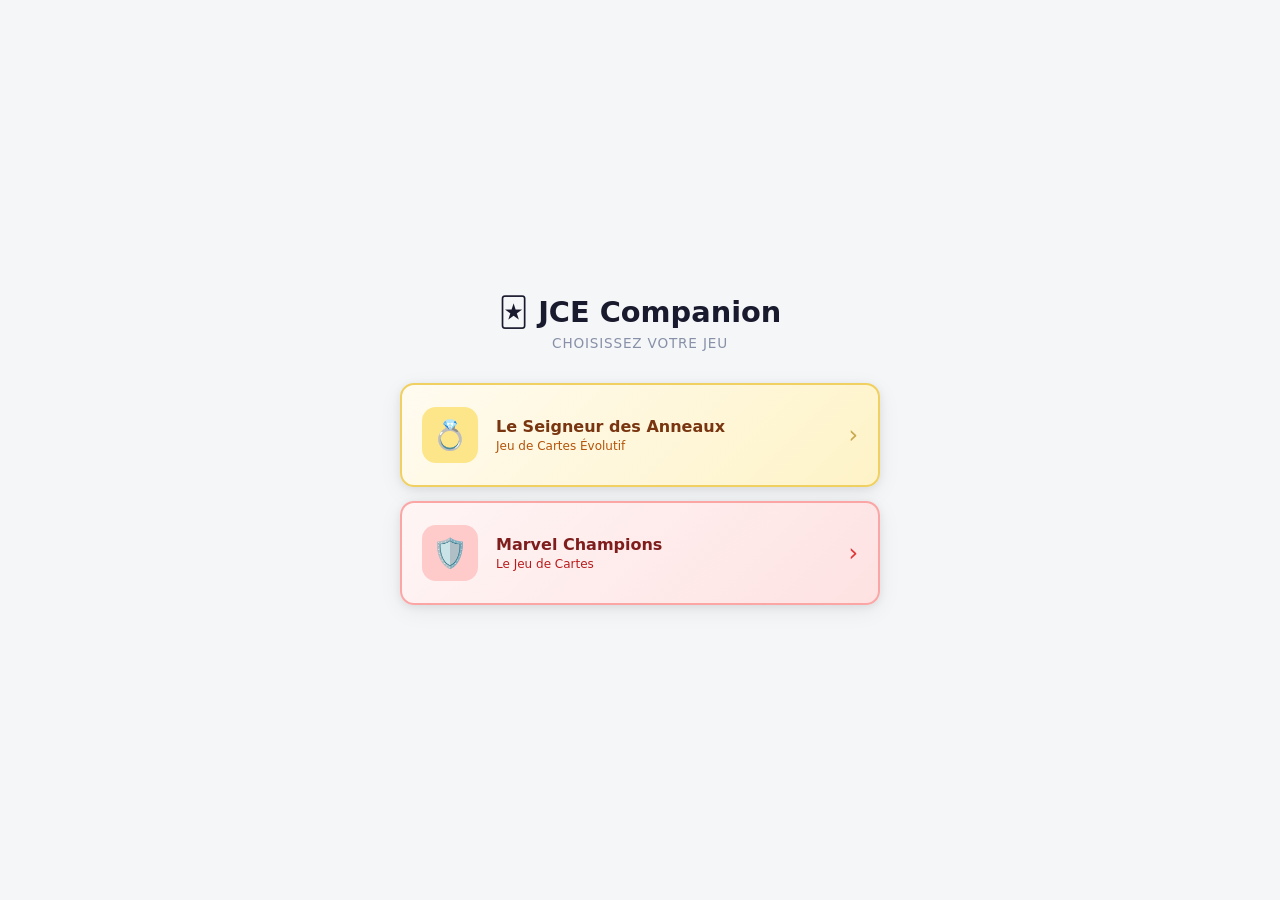
<file: index.html>
<!DOCTYPE html>
<html lang="fr">
<head>
  <meta charset="UTF-8" />
  <meta name="viewport" content="width=device-width, initial-scale=1.0, maximum-scale=1.0" />
  <title>JCE Companion</title>
  <link rel="stylesheet" href="home.css" />
</head>
<body>
  <main class="home">
    <div class="home-header">
      <h1>🃏 JCE Companion</h1>
      <p>Choisissez votre jeu</p>
    </div>

    <div class="game-grid">

      <a href="lotr.html" class="game-card lotr">
        <div class="game-icon">💍</div>
        <div class="game-info">
          <span class="game-title">Le Seigneur des Anneaux</span>
          <span class="game-sub">Jeu de Cartes Évolutif</span>
        </div>
        <span class="game-arrow">›</span>
      </a>

      <a href="marvel.html" class="game-card marvel">
        <div class="game-icon">🛡️</div>
        <div class="game-info">
          <span class="game-title">Marvel Champions</span>
          <span class="game-sub">Le Jeu de Cartes</span>
        </div>
        <span class="game-arrow">›</span>
      </a>

    </div>
  </main>
</body>
</html>
</file>
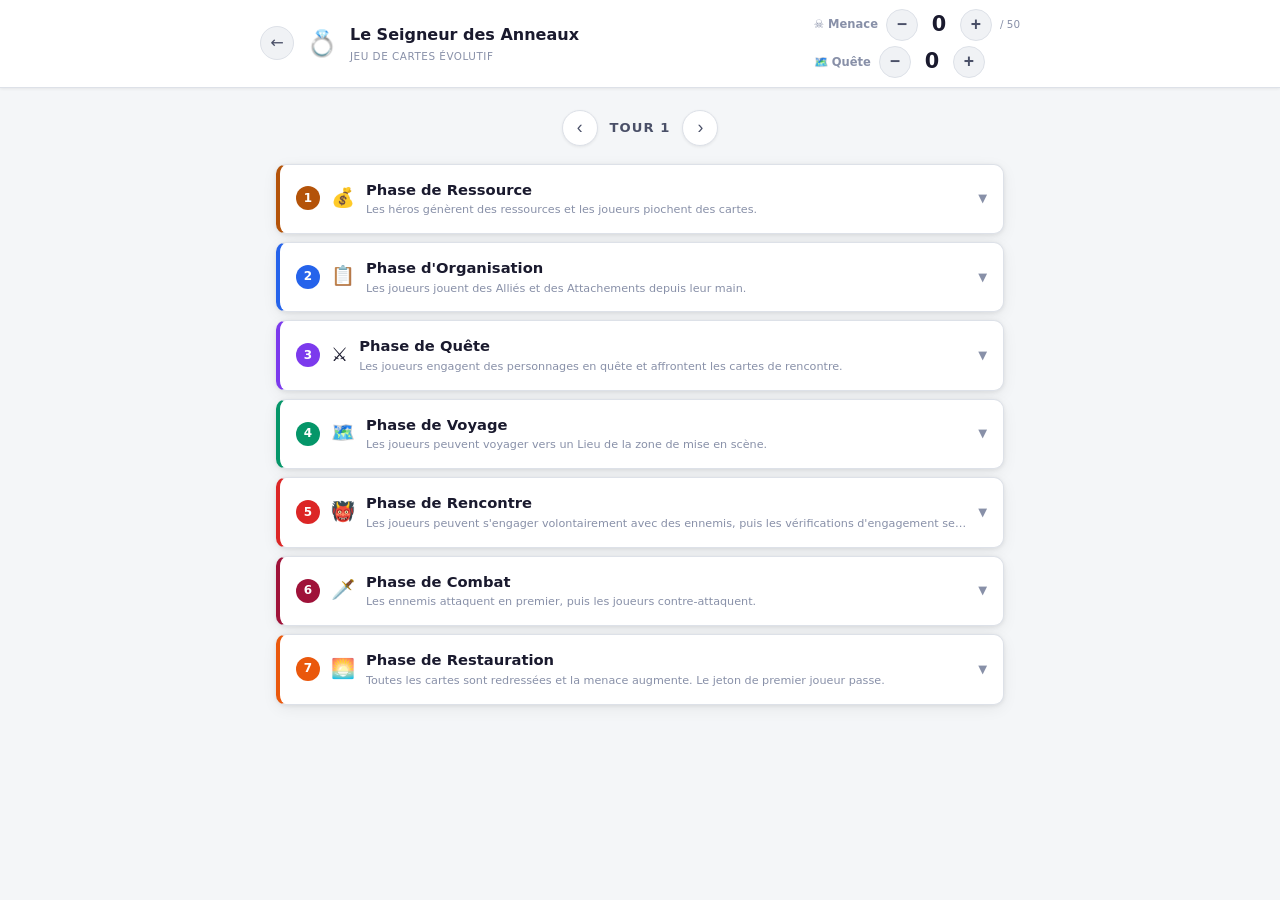
<file: lotr.html>
<!DOCTYPE html>
<html lang="fr">
<head>
  <meta charset="UTF-8" />
  <meta name="viewport" content="width=device-width, initial-scale=1.0, maximum-scale=1.0" />
  <title>SDA JCE — Companion de Jeu</title>
  <link rel="stylesheet" href="style.css" />
</head>
<body>
  <header>
    <div class="header-inner">
      <a href="index.html" class="back-btn" ontouchstart="" title="Accueil">←</a>
      <div class="ring-icon">💍</div>
      <div class="header-title">
        <h1>Le Seigneur des Anneaux</h1>
        <p class="subtitle">Jeu de Cartes Évolutif</p>
      </div>

      <div class="counters-stack">
        <div class="counter-block">
          <span class="counter-label">☠️ Menace</span>
          <div class="counter-controls">
            <button class="counter-btn" ontouchstart="" onclick="changeCounter('threat', -1)">−</button>
            <span class="counter-value" id="val-threat">0</span>
            <button class="counter-btn" ontouchstart="" onclick="changeCounter('threat', 1)">+</button>
          </div>
          <span class="counter-hint">/ 50</span>
        </div>
        <div class="counter-block">
          <span class="counter-label">🗺️ Quête</span>
          <div class="counter-controls">
            <button class="counter-btn" ontouchstart="" onclick="changeCounter('quest', -1)">−</button>
            <span class="counter-value" id="val-quest">0</span>
            <button class="counter-btn" ontouchstart="" onclick="changeCounter('quest', 1)">+</button>
          </div>
        </div>
      </div>
    </div>
  </header>

  <main>
    <div class="round-indicator">
      <button class="round-btn" ontouchstart="" onclick="changeRound(-1)">‹</button>
      <span>Tour <span id="roundNum">1</span></span>
      <button class="round-btn" ontouchstart="" onclick="changeRound(1)">›</button>
    </div>

    <div class="phases-container" id="phasesContainer"></div>
  </main>

  <script src="data.js"></script>
  <script src="app.js"></script>
</body>
</html>
</file>
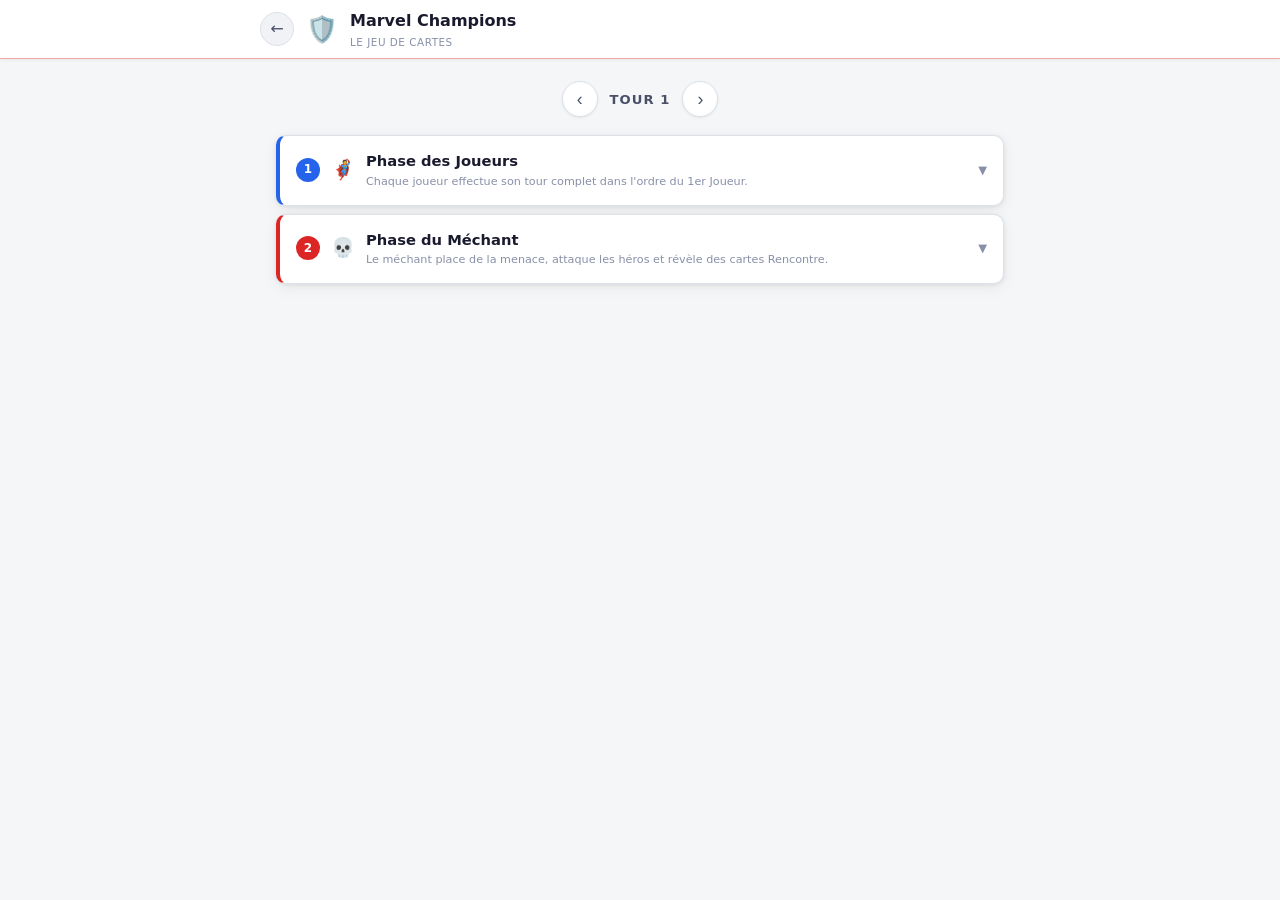
<file: marvel.html>
<!DOCTYPE html>
<html lang="fr">
<head>
  <meta charset="UTF-8" />
  <meta name="viewport" content="width=device-width, initial-scale=1.0, maximum-scale=1.0" />
  <title>Marvel Champions — Companion de Jeu</title>
  <link rel="stylesheet" href="style.css" />
  <style>
    /* Surcharge thème Marvel */
    :root {
      --accent:       #e23636;
      --accent-light: #fff5f5;
      --green:        #2563eb;
      --green-bg:     #eff6ff;
      --green-border: #bfdbfe;
      --green-text:   #1e3a8a;
    }
    .counter-value.warning   { color: #d97706; }
    .counter-value.danger    { color: #e23636; }
    header { border-bottom-color: #fca5a5; }
  </style>
</head>
<body>
  <header>
    <div class="header-inner">
      <a href="index.html" class="back-btn" ontouchstart="" title="Accueil">←</a>
      <div class="ring-icon">🛡️</div>
      <div class="header-title">
        <h1>Marvel Champions</h1>
        <p class="subtitle">Le Jeu de Cartes</p>
      </div>

    </div>
  </header>

  <main>
    <div class="round-indicator">
      <button class="round-btn" ontouchstart="" onclick="changeRound(-1)">‹</button>
      <span>Tour <span id="roundNum">1</span></span>
      <button class="round-btn" ontouchstart="" onclick="changeRound(1)">›</button>
    </div>

    <div class="phases-container" id="phasesContainer"></div>
  </main>

  <script src="marvel-data.js"></script>
  <script src="app.js"></script>
</body>
</html>
</file>
<file: home.css>
/* ============================================================
   HOME.CSS — Page d'accueil JCE Companion
   ============================================================ */

*, *::before, *::after { box-sizing: border-box; margin: 0; padding: 0; }
html, body { height: 100%; }

body {
  background: #f4f6f8;
  font-family: "Segoe UI", system-ui, -apple-system, sans-serif;
  display: flex;
  align-items: center;
  justify-content: center;
  min-height: 100vh;
  padding: 20px;
}

.home {
  width: 100%;
  max-width: 480px;
}

.home-header {
  text-align: center;
  margin-bottom: 32px;
}

.home-header h1 {
  font-size: 1.8rem;
  font-weight: 800;
  color: #1a1a2e;
  margin-bottom: 6px;
}

.home-header p {
  font-size: 0.85rem;
  color: #8890a8;
  letter-spacing: .06em;
  text-transform: uppercase;
}

/* ---- Grille de jeux ---- */
.game-grid {
  display: flex;
  flex-direction: column;
  gap: 14px;
}

.game-card {
  display: flex;
  align-items: center;
  gap: 18px;
  padding: 22px 20px;
  border-radius: 14px;
  text-decoration: none;
  border: 2px solid transparent;
  transition: transform 0.18s ease, box-shadow 0.18s ease, border-color 0.18s ease;
  box-shadow: 0 2px 8px rgba(0,0,0,.08), 0 6px 24px rgba(0,0,0,.06);
  -webkit-tap-highlight-color: transparent;
  touch-action: manipulation;
  user-select: none;
  position: relative;
  overflow: hidden;
}

.game-card:active {
  transform: scale(0.98);
}

/* LOTR */
.game-card.lotr {
  background: linear-gradient(135deg, #fffbf0 0%, #fef3c7 100%);
  border-color: #f0d060;
}
.game-card.lotr:hover, .game-card.lotr:active {
  border-color: #c8a84b;
  box-shadow: 0 4px 16px rgba(200,168,75,.25), 0 8px 32px rgba(0,0,0,.1);
}
.game-card.lotr .game-icon   { background: #fde68a; color: #92400e; }
.game-card.lotr .game-title  { color: #78350f; }
.game-card.lotr .game-sub    { color: #b45309; }
.game-card.lotr .game-arrow  { color: #c8a84b; }

/* Marvel */
.game-card.marvel {
  background: linear-gradient(135deg, #fff5f5 0%, #fee2e2 100%);
  border-color: #fca5a5;
}
.game-card.marvel:hover, .game-card.marvel:active {
  border-color: #e23636;
  box-shadow: 0 4px 16px rgba(226,54,54,.2), 0 8px 32px rgba(0,0,0,.1);
}
.game-card.marvel .game-icon  { background: #fecaca; color: #991b1b; }
.game-card.marvel .game-title { color: #7f1d1d; }
.game-card.marvel .game-sub   { color: #b91c1c; }
.game-card.marvel .game-arrow { color: #e23636; }

/* ---- Éléments internes ---- */
.game-icon {
  width: 56px; height: 56px;
  border-radius: 14px;
  display: flex; align-items: center; justify-content: center;
  font-size: 1.8rem;
  flex-shrink: 0;
}

.game-info {
  display: flex;
  flex-direction: column;
  gap: 3px;
  flex: 1;
  min-width: 0;
}

.game-title {
  font-size: 1rem;
  font-weight: 700;
  line-height: 1.2;
}

.game-sub {
  font-size: 0.75rem;
  font-weight: 500;
}

.game-arrow {
  font-size: 1.5rem;
  font-weight: 300;
  flex-shrink: 0;
}

/* ---- Responsive ---- */
@media (max-width: 400px) {
  .home-header h1 { font-size: 1.5rem; }
  .game-card { padding: 18px 16px; gap: 14px; }
  .game-icon { width: 48px; height: 48px; font-size: 1.5rem; }
  .game-title { font-size: 0.92rem; }
}
</file>
<file: style.css>
/* ============================================================
   STYLE.CSS — SDA JCE Companion  |  Thème clair classique
   ============================================================ */

:root {
  --bg:           #f4f6f8;
  --surface:      #ffffff;
  --surface2:     #f0f2f5;
  --border:       #dde1e8;
  --border-strong:#c4cad4;
  --accent:       #2563eb;
  --accent-light: #eff4ff;
  --text:         #1a1a2e;
  --text-sub:     #4a5068;
  --text-muted:   #8890a8;
  --green:        #16a34a;
  --green-bg:     #f0faf4;
  --green-border: #bbf0d0;
  --green-text:   #14532d;
  --radius:       10px;
  --shadow:       0 1px 4px rgba(0,0,0,.08), 0 4px 16px rgba(0,0,0,.06);
  --shadow-sm:    0 1px 3px rgba(0,0,0,.07);
  --t:            0.2s ease;
}

*, *::before, *::after { box-sizing: border-box; margin: 0; padding: 0; }
html { scroll-behavior: smooth; }

body {
  background: var(--bg);
  color: var(--text);
  font-family: "Segoe UI", system-ui, -apple-system, sans-serif;
  font-size: 15px;
  line-height: 1.6;
  min-height: 100vh;
}

a { color: var(--accent); }

/* ============================================================
   HEADER
   ============================================================ */
header {
  background: #ffffff;
  border-bottom: 1px solid var(--border);
  padding: 0 20px;
  position: sticky;
  top: 0;
  z-index: 100;
  box-shadow: var(--shadow-sm);
}

.header-inner {
  display: flex;
  align-items: center;
  gap: 12px;
  max-width: 760px;
  margin: 0 auto;
  min-height: 56px;
  padding: 8px 0;
}

.back-btn {
  display: flex; align-items: center; justify-content: center;
  width: 34px; height: 34px;
  border-radius: 50%;
  border: 1px solid var(--border);
  background: var(--surface2);
  color: var(--text-sub);
  text-decoration: none;
  font-size: 1rem;
  flex-shrink: 0;
  transition: background var(--t), border-color var(--t), color var(--t);
  -webkit-tap-highlight-color: transparent;
  touch-action: manipulation;
}
.back-btn:hover,
.back-btn:active {
  background: var(--accent-light);
  border-color: var(--accent);
  color: var(--accent);
}

.ring-icon {
  font-size: 1.6rem;
  flex-shrink: 0;
}

.header-title {
  flex: 1;
  min-width: 0;
}

header h1 {
  font-size: 1rem;
  font-weight: 700;
  color: var(--text);
  white-space: nowrap;
  overflow: hidden;
  text-overflow: ellipsis;
}

.subtitle {
  font-size: 0.65rem;
  color: var(--text-muted);
  letter-spacing: .05em;
  text-transform: uppercase;
}

/* ---- Compteurs empilés (dans le header) ---- */
.counters-stack {
  display: flex;
  flex-direction: column;
  gap: 4px;
  flex-shrink: 0;
}

.counter-block {
  display: flex;
  align-items: center;
  gap: 8px;
}

.counter-label {
  font-size: 0.72rem;
  font-weight: 700;
  color: var(--text-muted);
  white-space: nowrap;
}

.counter-controls {
  display: flex;
  align-items: center;
  gap: 4px;
}

/* Touch target correct : zone cliquable 44x44 min */
.counter-btn {
  position: relative;
  background: var(--surface2);
  border: 1px solid var(--border);
  color: var(--text-sub);
  width: 32px; height: 32px;
  border-radius: 50%;
  cursor: pointer;
  font-size: 1.1rem;
  font-weight: 600;
  display: flex; align-items: center; justify-content: center;
  transition: background var(--t), border-color var(--t);
  padding: 0; line-height: 1;
  flex-shrink: 0;
  -webkit-tap-highlight-color: transparent;
  touch-action: manipulation;
  user-select: none;
}
/* Agrandir la zone de tap sans changer le visuel */
.counter-btn::after {
  content: "";
  position: absolute;
  inset: -8px;
}
.counter-btn:hover,
.counter-btn:active {
  background: var(--accent-light);
  border-color: var(--accent);
  color: var(--accent);
}

.counter-value {
  font-size: 1.3rem;
  font-weight: 800;
  color: var(--text);
  min-width: 34px;
  text-align: center;
  transition: color var(--t);
  font-variant-numeric: tabular-nums;
}
.counter-value.warning   { color: #d97706; }
.counter-value.danger    { color: #dc2626; animation: pulse 1s infinite; }
.counter-value.eliminated{ color: #dc2626; }

@keyframes pulse { 0%,100% { opacity:1; } 50% { opacity:.35; } }

.counter-hint {
  font-size: 0.65rem;
  color: var(--text-muted);
}

/* ============================================================
   MAIN
   ============================================================ */
main {
  max-width: 760px;
  margin: 0 auto;
  padding: 22px 16px 70px;
}

/* ---- Compteur de tours ---- */
.round-indicator {
  display: flex; align-items: center; justify-content: center;
  gap: 12px;
  margin-bottom: 18px;
  color: var(--text-sub);
  font-weight: 600;
  font-size: 0.82rem;
  letter-spacing: .08em;
  text-transform: uppercase;
}

.round-btn {
  position: relative;
  background: var(--surface);
  border: 1px solid var(--border);
  color: var(--text-sub);
  width: 36px; height: 36px;
  border-radius: 50%; font-size: 1.1rem;
  cursor: pointer; transition: all var(--t);
  display: flex; align-items: center; justify-content: center;
  box-shadow: var(--shadow-sm);
  -webkit-tap-highlight-color: transparent;
  touch-action: manipulation;
  user-select: none;
}
.round-btn::after {
  content: "";
  position: absolute;
  inset: -6px;
}
.round-btn:hover,
.round-btn:active {
  background: var(--accent-light);
  border-color: var(--accent);
  color: var(--accent);
}

/* ============================================================
   PHASE CARDS
   ============================================================ */
.phases-container { display: flex; flex-direction: column; gap: 8px; }

.phase-card {
  border-radius: var(--radius);
  overflow: hidden;
  background: var(--surface);
  border: 1px solid var(--border);
  border-left: 4px solid var(--phase-color, var(--accent));
  box-shadow: var(--shadow);
}

/* ---- En-tête phase ---- */
.phase-header {
  display: flex; align-items: center;
  justify-content: space-between;
  padding: 13px 16px;
  min-height: 52px;
  cursor: pointer;
  user-select: none;
  transition: background var(--t);
  gap: 10px;
  -webkit-tap-highlight-color: transparent;
  touch-action: manipulation;
}
.phase-header:hover { background: var(--surface2); }

.phase-header-left {
  display: flex; align-items: center;
  gap: 11px; flex: 1; min-width: 0;
}

.phase-number {
  width: 24px; height: 24px;
  border-radius: 50%;
  background: var(--phase-color, var(--accent));
  color: #fff;
  display: flex; align-items: center; justify-content: center;
  font-size: 0.75rem; font-weight: 800;
  flex-shrink: 0;
}

.phase-icon { font-size: 1.2rem; flex-shrink: 0; }

.phase-title-block { display: flex; flex-direction: column; min-width: 0; }

.phase-name {
  font-size: 0.92rem; font-weight: 700;
  color: var(--text);
}

.phase-summary {
  font-size: 0.7rem;
  color: var(--text-muted);
  white-space: nowrap; overflow: hidden; text-overflow: ellipsis;
}

.phase-chevron {
  color: var(--text-muted);
  font-size: 0.72rem;
  transition: transform var(--t);
  flex-shrink: 0;
}
.phase-chevron.open { transform: rotate(180deg); }

/* ---- Corps phase ---- */
.phase-body {
  max-height: 0; overflow: hidden;
  transition: max-height 0.4s cubic-bezier(0.4,0,0.2,1);
  border-top: 1px solid transparent;
}
.phase-body.open {
  max-height: 5000px;
  border-top-color: var(--border);
}

/* ============================================================
   TIMELINE
   ============================================================ */
.timeline {
  padding: 14px 18px 18px 18px;
  display: flex;
  flex-direction: column;
  gap: 0;
  background: var(--surface);
}

/* ============================================================
   ÉTAPE NORMALE
   ============================================================ */
.step-normal {
  display: flex;
  gap: 14px;
  padding: 13px 0;
  border-bottom: 1px solid var(--border);
  align-items: flex-start;
}
.step-normal:last-child { border-bottom: none; }

.step-dot {
  width: 9px; height: 9px;
  border-radius: 50%;
  background: var(--phase-color, var(--accent));
  margin-top: 6px;
  flex-shrink: 0;
}

.step-content { flex: 1; min-width: 0; }

.step-header-row {
  display: flex;
  align-items: flex-start;
  gap: 8px;
  flex-wrap: wrap;
  margin-bottom: 5px;
}

.step-title {
  font-size: 0.87rem; font-weight: 700;
  color: var(--text);
  line-height: 1.3;
}

.step-tags { display: flex; flex-wrap: wrap; gap: 4px; }

.normal-tag {
  font-size: 0.62rem; font-weight: 600;
  padding: 2px 8px;
  border-radius: 10px;
  background: var(--surface2);
  border: 1px solid var(--border-strong);
  color: var(--text-sub);
  white-space: nowrap;
  max-width: 100%;
  overflow: hidden;
  text-overflow: ellipsis;
}

.step-desc {
  font-size: 0.82rem;
  color: var(--text-sub);
  line-height: 1.7;
}

/* ============================================================
   FENÊTRE D'ACTION
   ============================================================ */
.step-action {
  display: flex;
  gap: 10px;
  align-items: flex-start;
  margin: 3px 0;
  padding: 9px 13px;
  background: var(--green-bg);
  border: 1px solid var(--green-border);
  border-radius: 8px;
  border-left: 3px solid var(--green);
}

.action-icon {
  font-size: 0.9rem;
  color: var(--green);
  font-weight: 700;
  margin-top: 2px;
  flex-shrink: 0;
  width: 16px;
  text-align: center;
}

.action-body { flex: 1; min-width: 0; }

.action-title {
  font-size: 0.75rem; font-weight: 700;
  color: var(--green);
  letter-spacing: .04em;
  text-transform: uppercase;
  display: block;
  margin-bottom: 3px;
}

.action-tags { display: flex; flex-wrap: wrap; gap: 4px; margin-bottom: 4px; }

.action-tag {
  font-size: 0.6rem; font-weight: 700;
  padding: 1px 7px;
  border-radius: 10px;
  background: #dcfce7;
  border: 1px solid #86efac;
  color: #14532d;
  white-space: nowrap;
}

.action-detail {
  font-size: 0.78rem;
  color: #166534;
  line-height: 1.6;
}

/* ============================================================
   SÉPARATEUR DE SOUS-SECTION
   ============================================================ */
.step-separator {
  display: flex;
  align-items: center;
  gap: 10px;
  margin: 8px 0 4px;
  color: var(--text-muted);
  font-size: 0.68rem;
  font-style: italic;
  font-weight: 600;
  letter-spacing: .05em;
  text-transform: uppercase;
}
.step-separator::before,
.step-separator::after {
  content: "";
  flex: 1;
  height: 1px;
  background: var(--border);
}

/* ============================================================
   BANNER ÉLIMINATION
   ============================================================ */
.elim-banner {
  position: fixed; top: 20px; left: 50%;
  transform: translateX(-50%);
  background: #dc2626; color: #fff;
  padding: 11px 26px; border-radius: 8px;
  font-weight: 700; font-size: 0.95rem;
  box-shadow: 0 4px 20px rgba(0,0,0,.2);
  z-index: 999;
  animation: slideDown .3s ease;
}
@keyframes slideDown {
  from { opacity:0; transform: translateX(-50%) translateY(-14px); }
  to   { opacity:1; transform: translateX(-50%) translateY(0); }
}

/* ============================================================
   RESPONSIVE
   ============================================================ */

/* --- Mobile (≤ 480px) --- */
@media (max-width: 480px) {
  header          { padding: 0 12px; }
  .header-inner   { gap: 8px; padding: 6px 0; }
  .ring-icon      { font-size: 1.35rem; }
  header h1       { font-size: 0.88rem; }
  .subtitle       { display: none; }
  .counter-label  { font-size: 0.65rem; }
  .counter-hint   { display: none; }
  .counter-value  { font-size: 1.1rem; min-width: 28px; }
  .counters-stack { gap: 3px; }

  main              { padding: 12px 10px 50px; }
  .round-indicator  { margin-bottom: 12px; font-size: 0.78rem; }

  .phase-summary  { display: none; }
  .phase-header   { padding: 11px 12px; }
  .phase-icon     { font-size: 1.05rem; }
  .phase-name     { font-size: 0.86rem; }
  .phase-number   { width: 22px; height: 22px; font-size: 0.7rem; }

  .timeline       { padding: 10px 10px 14px; }
  .step-normal    { gap: 10px; padding: 11px 0; }
  .step-title     { font-size: 0.84rem; }
  .step-desc      { font-size: 0.8rem; }

  .step-action    { padding: 8px 10px; gap: 8px; }
  .action-detail  { font-size: 0.77rem; }
}

/* --- Très petit (≤ 360px) --- */
@media (max-width: 360px) {
  .ring-icon    { font-size: 1.2rem; }
  header h1     { font-size: 0.82rem; }
  .counter-btn  { width: 30px; height: 30px; font-size: 1rem; }
  .counter-value{ font-size: 1.1rem; }
  .phase-header { padding: 10px 10px; }
  .timeline     { padding: 8px 8px 12px; }
}
</file>
